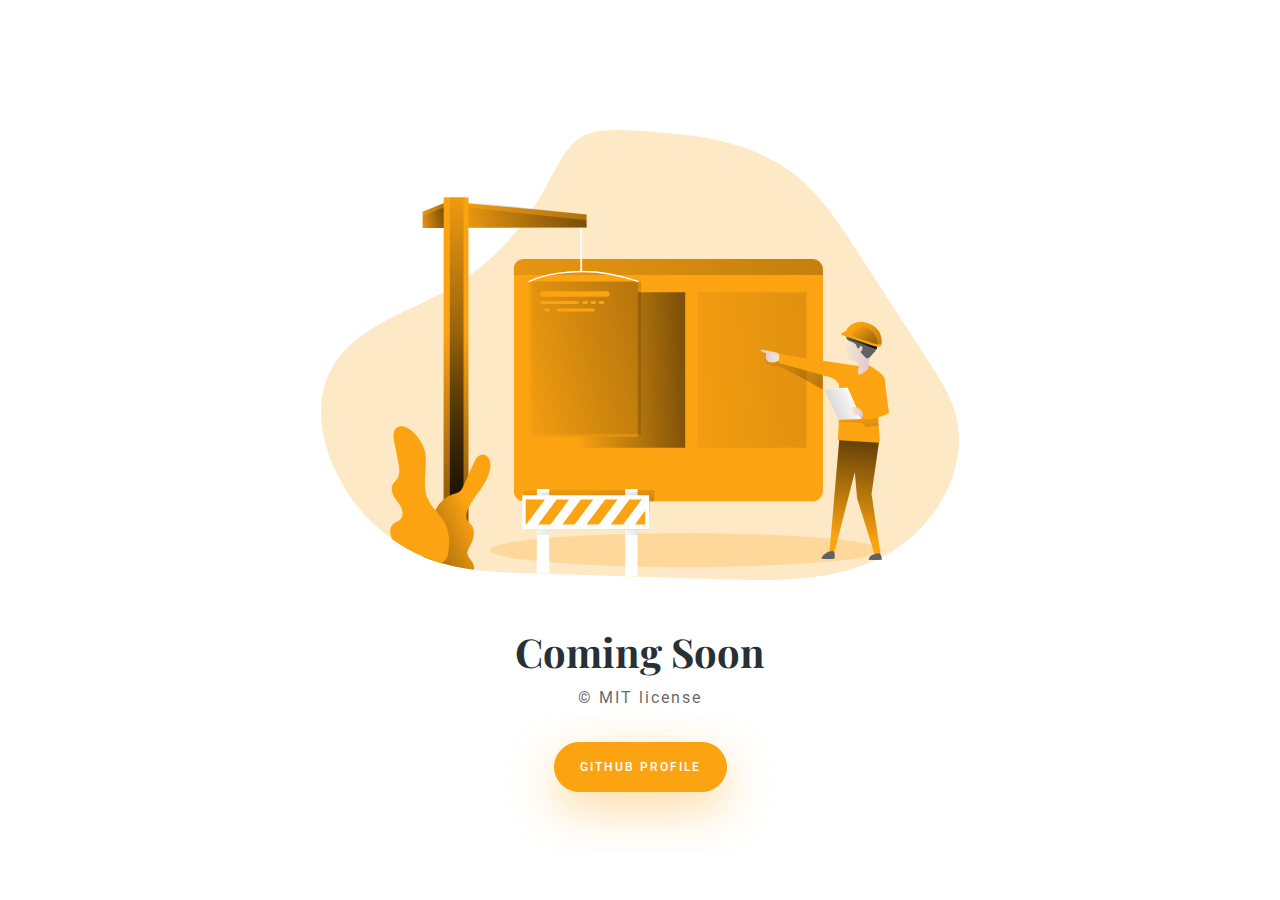
<file: index.html>
<html lang="en">
<head>
    <!-- META -->
    <meta charset="UTF-8">
    <meta name="viewport" content="width=device-width, initial-scale=1.0">
    <meta property="og:title" content="Portfolio">
    <meta property="og:image" content="https://github.com/Directoire/under-construction-template/raw/master/demo.png">
    <title>wizardhat.dev</title>

    <!-- Stylesheets -->
    <link rel="stylesheet" href="./static/vendor/bootstrap/css/bootstrap.css">
    <link rel="stylesheet" href="./static/css/style.css">
</head>
<body>
    <div class="container vh-100">
        <div class="text-center">
            <img src="./static/img/construction.svg" class="h-50">
            <h1>Coming Soon</h1>
            <p>© MIT license</p>
            <a href="https://github.com/wizardhat-dev" class="btn btn-primary mt-3">GitHub Profile</a>
        </div>
    </div>
</body>
</html>
</file>
<file: static/css/style.css>
/*!
    * Under Construction Template - https://github.com/Directoire/under-construction-template
    * Version - 1.0.0
    * Licensed under the MIT license - http://opensource.org/licenses/MIT
    *
    * Copyright (c) 2020 Hendrik Demir (Directoire)
*/

@import url('https://fonts.googleapis.com/css2?family=Playfair+Display:wght@400;500;600;700;800&family=Roboto:wght@400;500;600&display=swap');

:root {
    --primary: #FCA311;
    --dark-blue: #14213D;
    --dark-grey: #273034;
    --light-grey: #E5E5E5;
    --black: #000000;
    --white: #FFFFFF;
    --roboto: 'Roboto', sans-serif;
    --playfair: 'Playfair Display', serif;
}

img {
    position: relative;
    margin-top: 130px;
}

h1 {
    color: var(--dark-grey);
    font-weight: 700;
    margin-top: 3rem;
    font-family: var(--playfair);
}

p {
    color: black;
    opacity: 0.6;
    margin-top: 10px;
    font-family: var(--roboto);
    letter-spacing: 2px;
    font-weight: 400;
}

.btn {
    font-weight: 500;
    font-family: var(--roboto);
    text-transform: uppercase;
    font-size: 12px;
    letter-spacing: 2px;
    padding: 15px 25px;
    border-radius: 999px;
    transition: 0.3s all;
}

.btn-primary {
    background-color: var(--primary);
    border-color: var(--primary);
    box-shadow: 0 1rem 3rem rgb(252, 163, 17, 0.4);
}

.btn-primary:hover {
    background-color: var(--primary);
    border-color: var(--primary);
    transform: translateY(-2px);
    box-shadow: 0 1rem 3rem rgb(252, 163, 17, 0.6);
}

.btn-primary:focus {
    background-color: var(--primary) !important;
    border-color: var(--primary) !important;
    box-shadow: 0 1rem 3rem rgb(252, 163, 17, 0.6) !important;
}

@media only screen and (max-width: 600px) {
    img {
        margin-top: 80px;
        width: 80%;
    }
}
</file>
